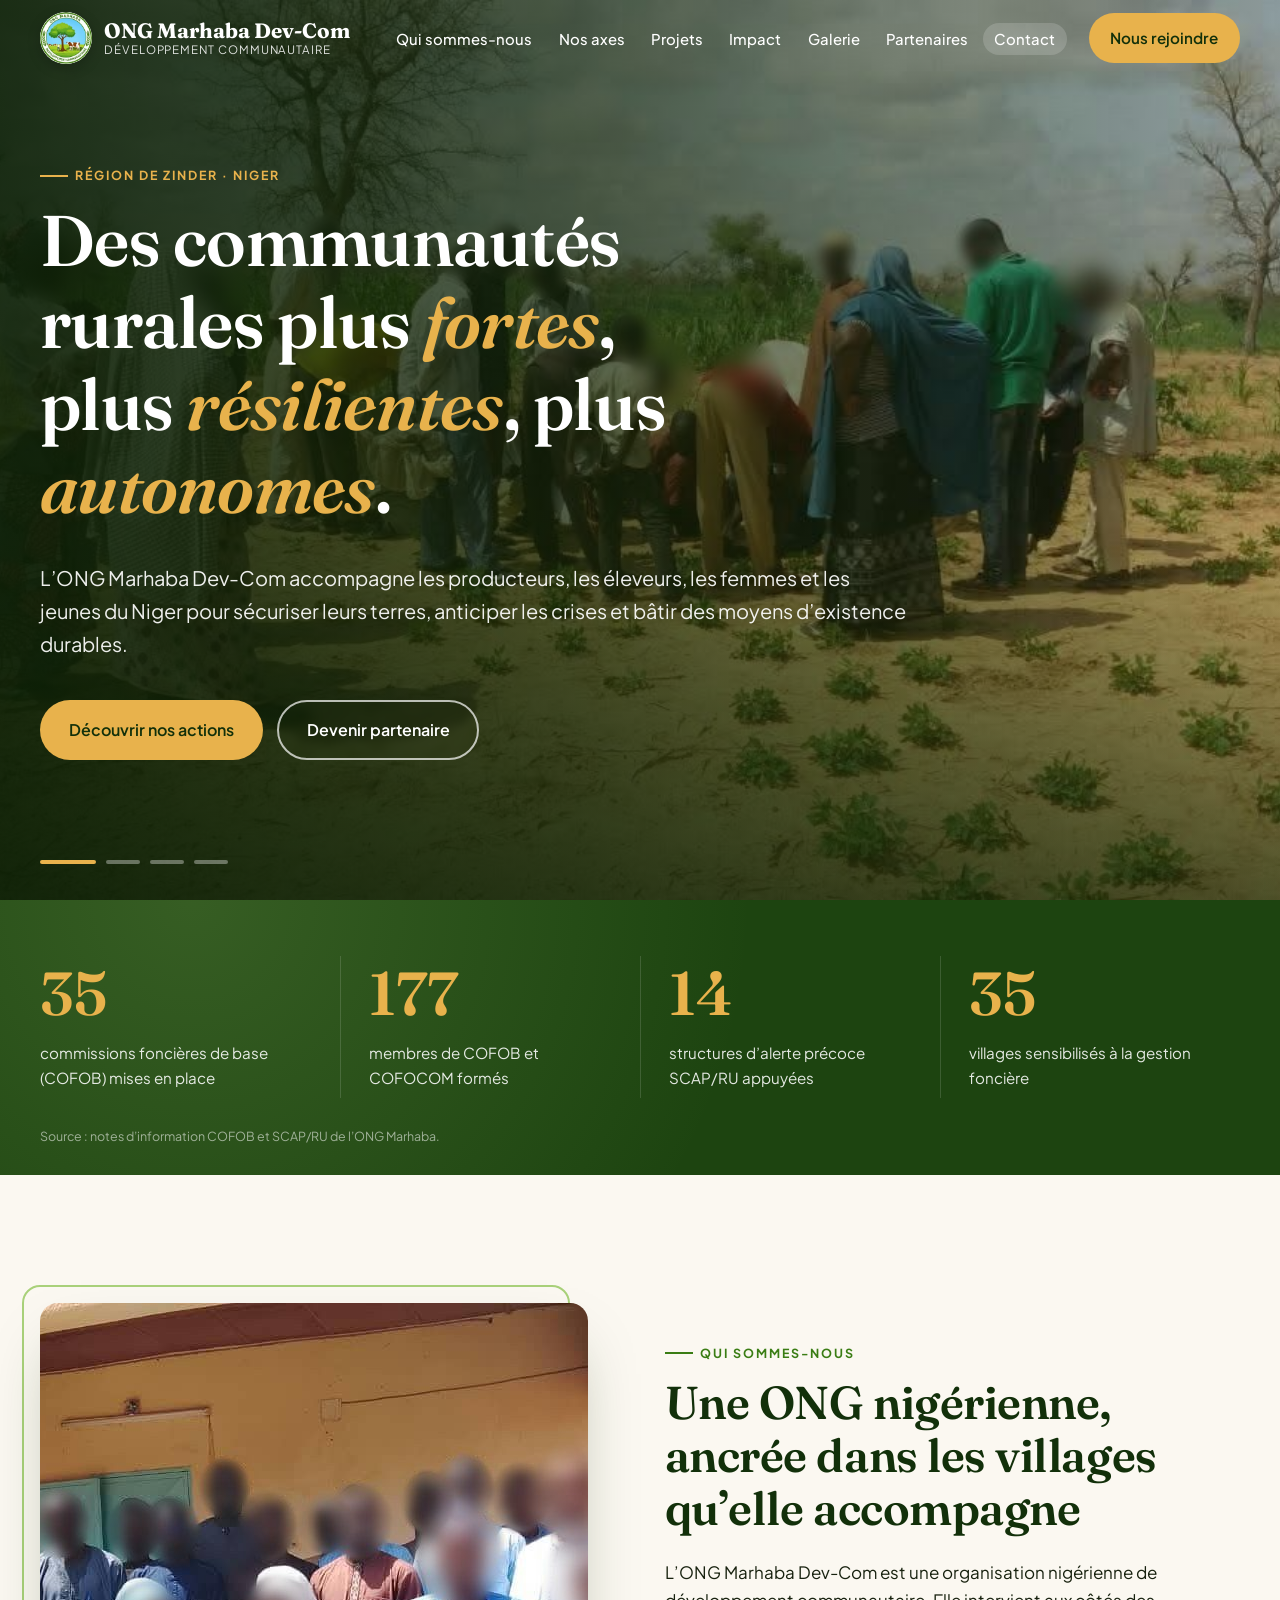
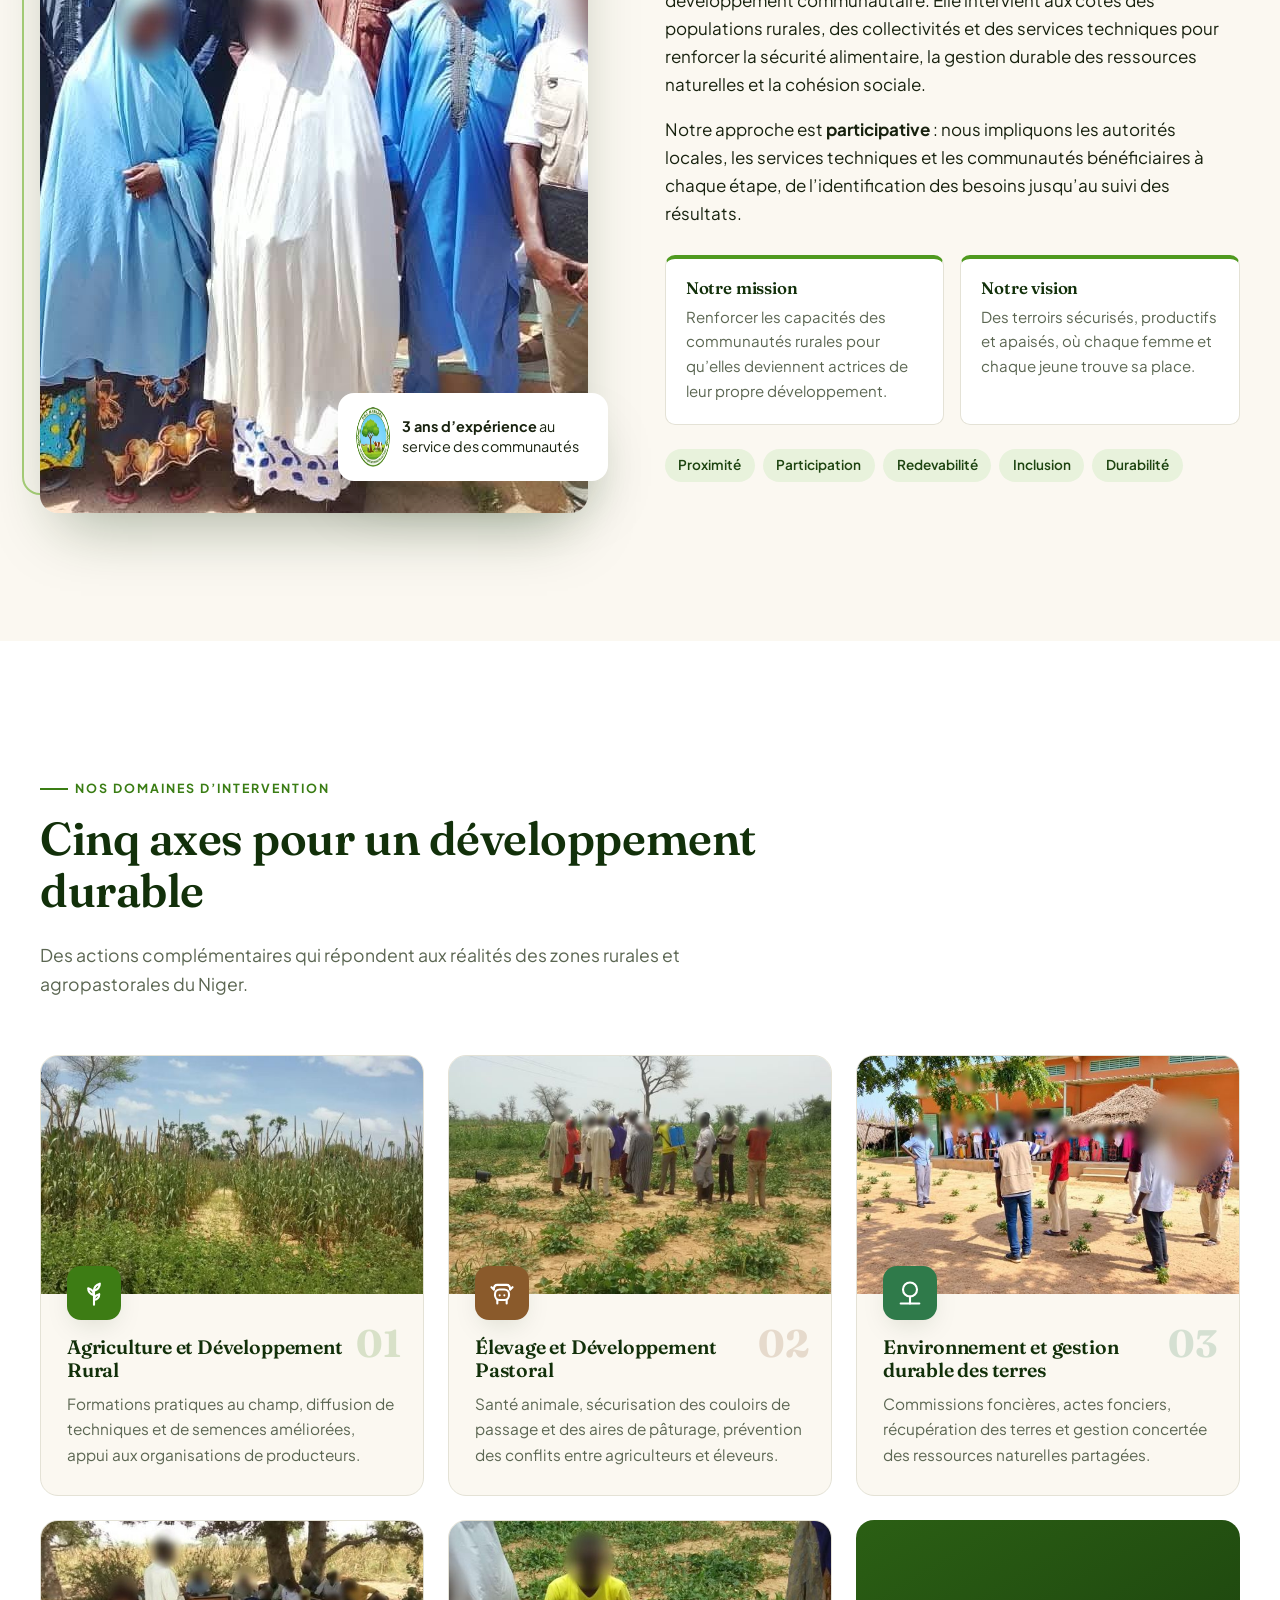
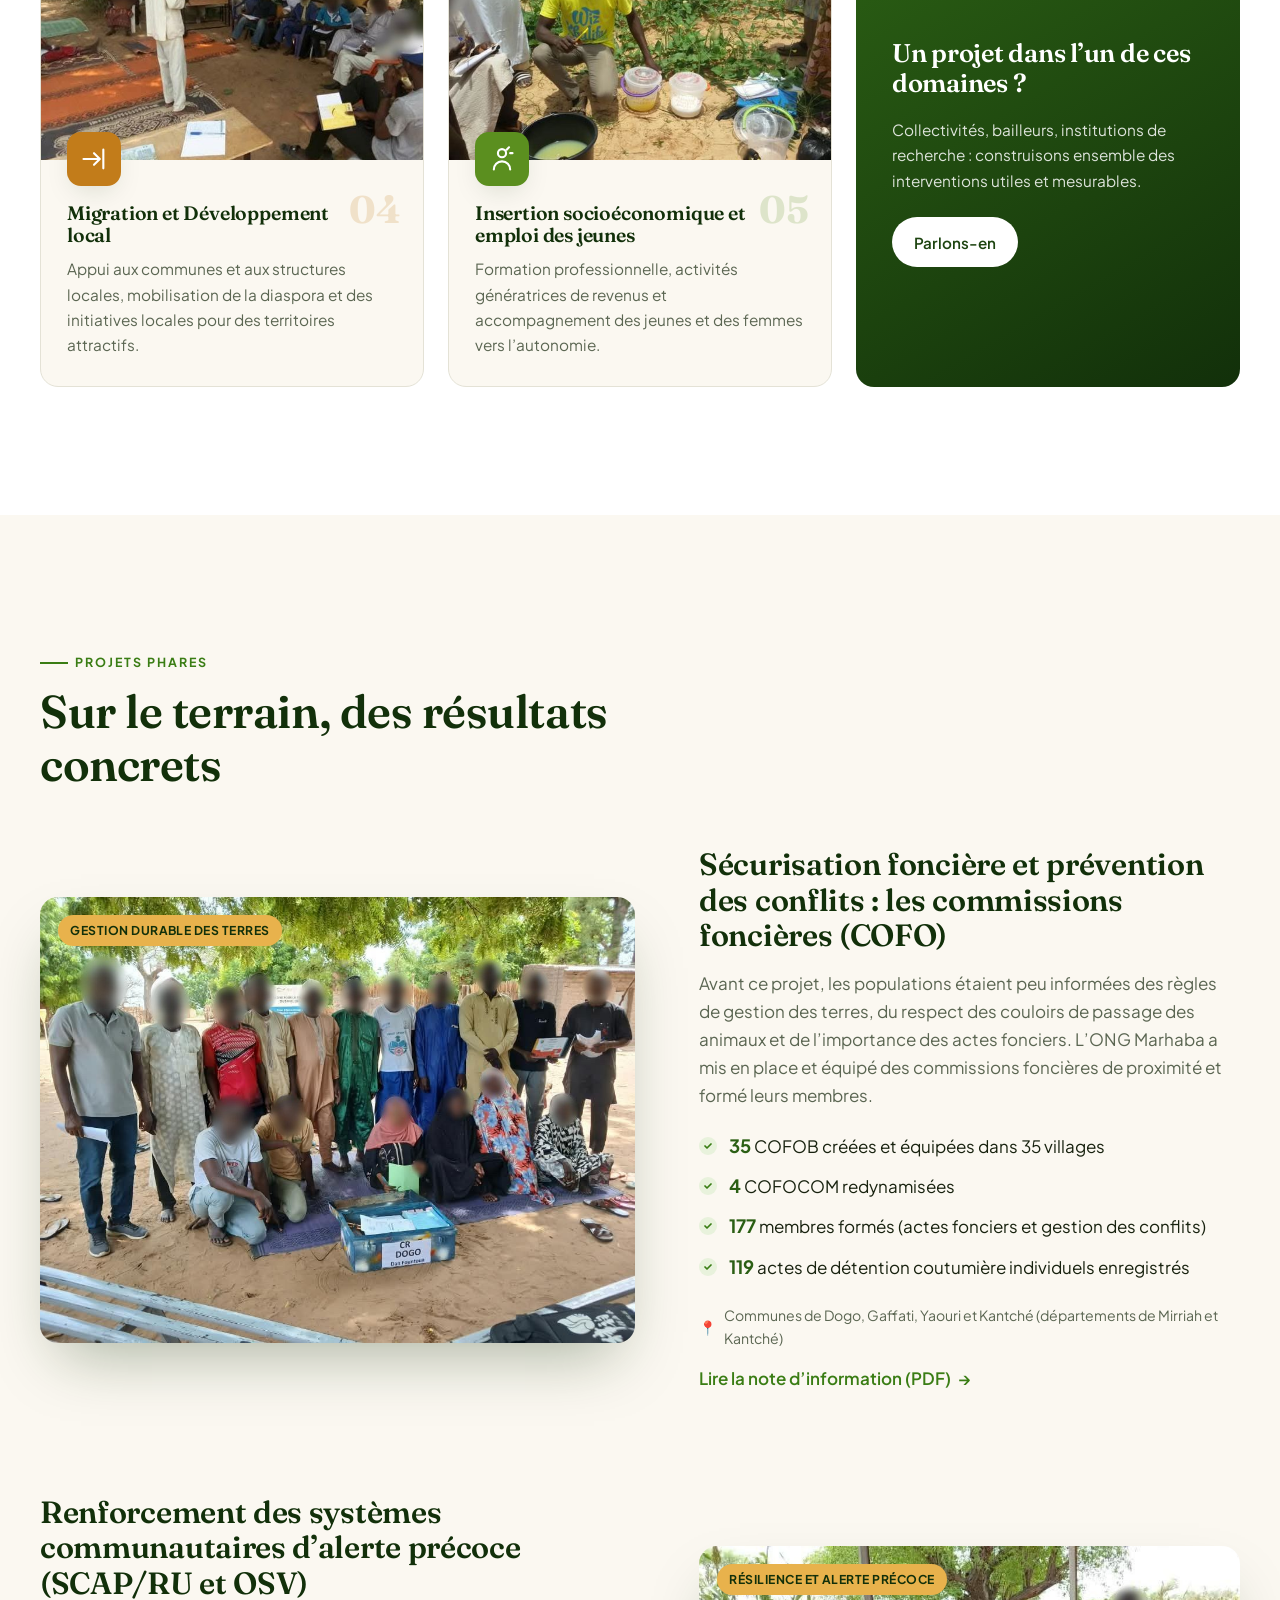
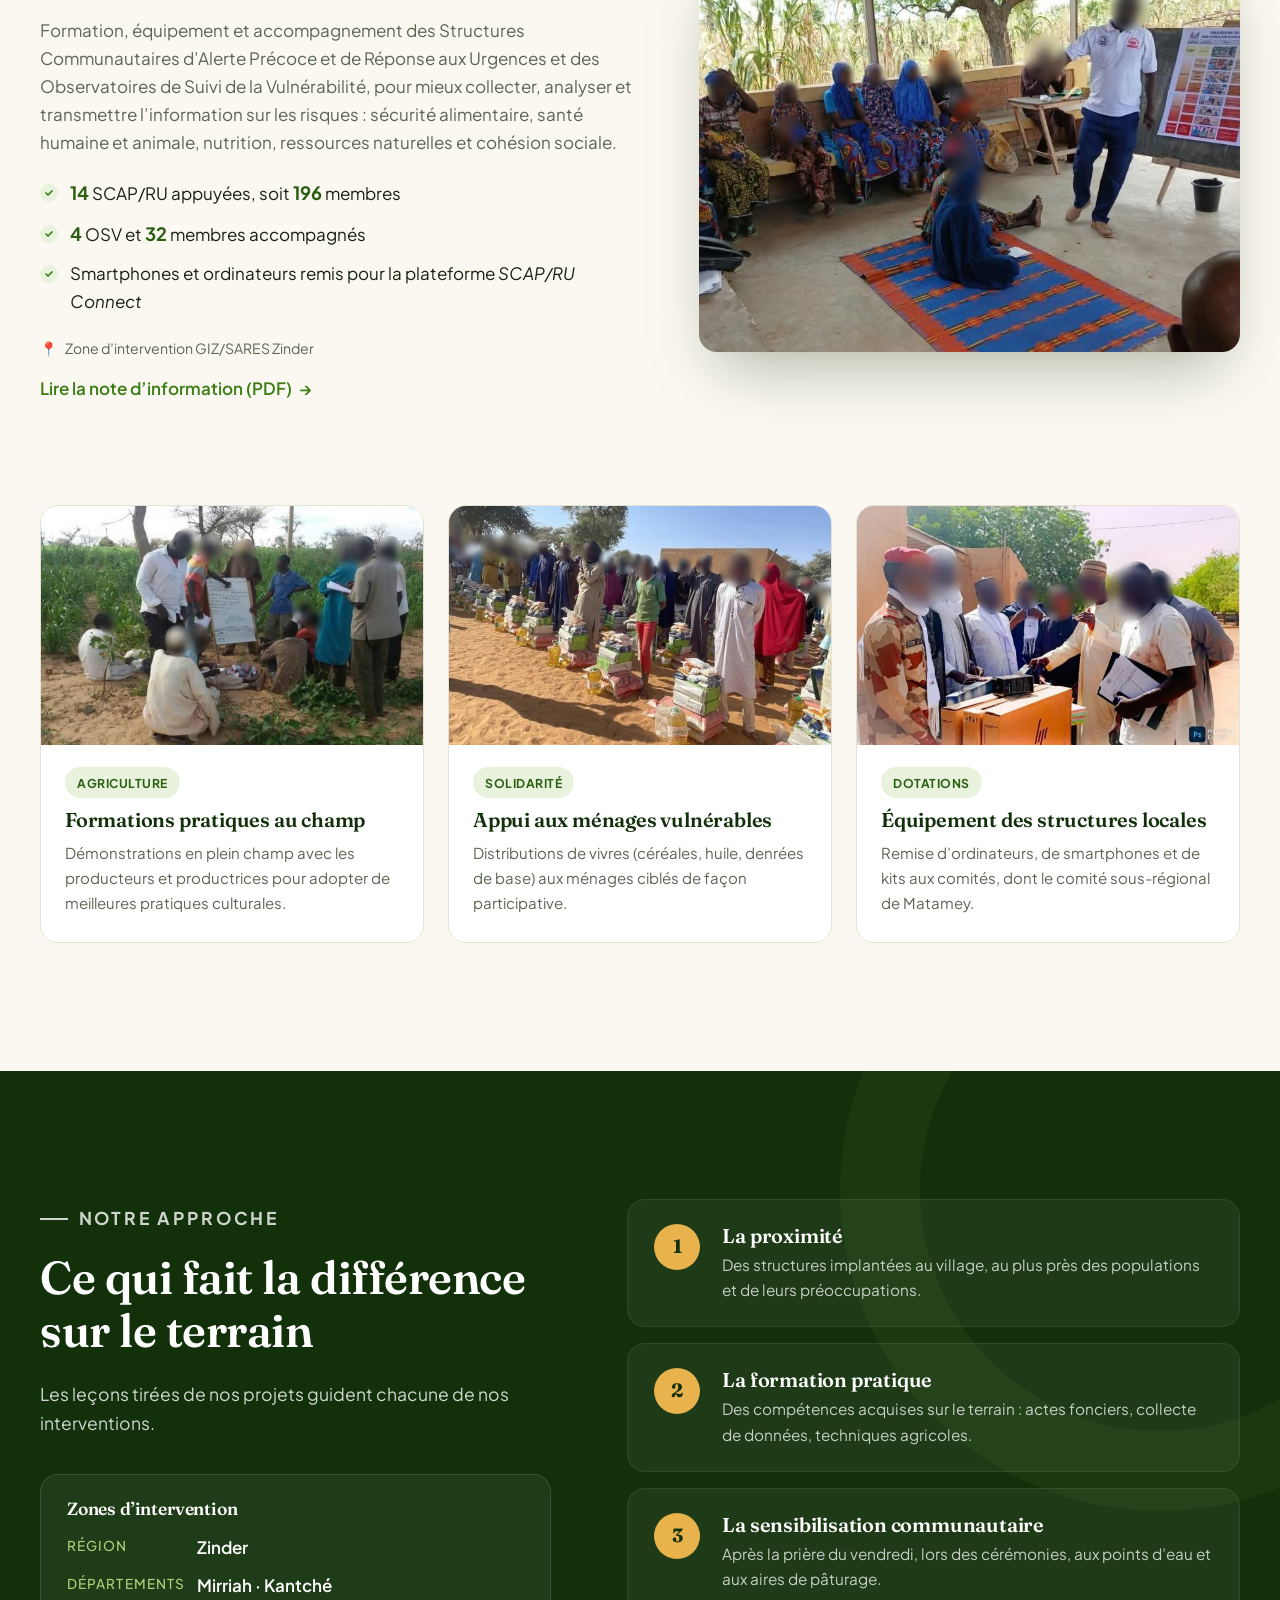
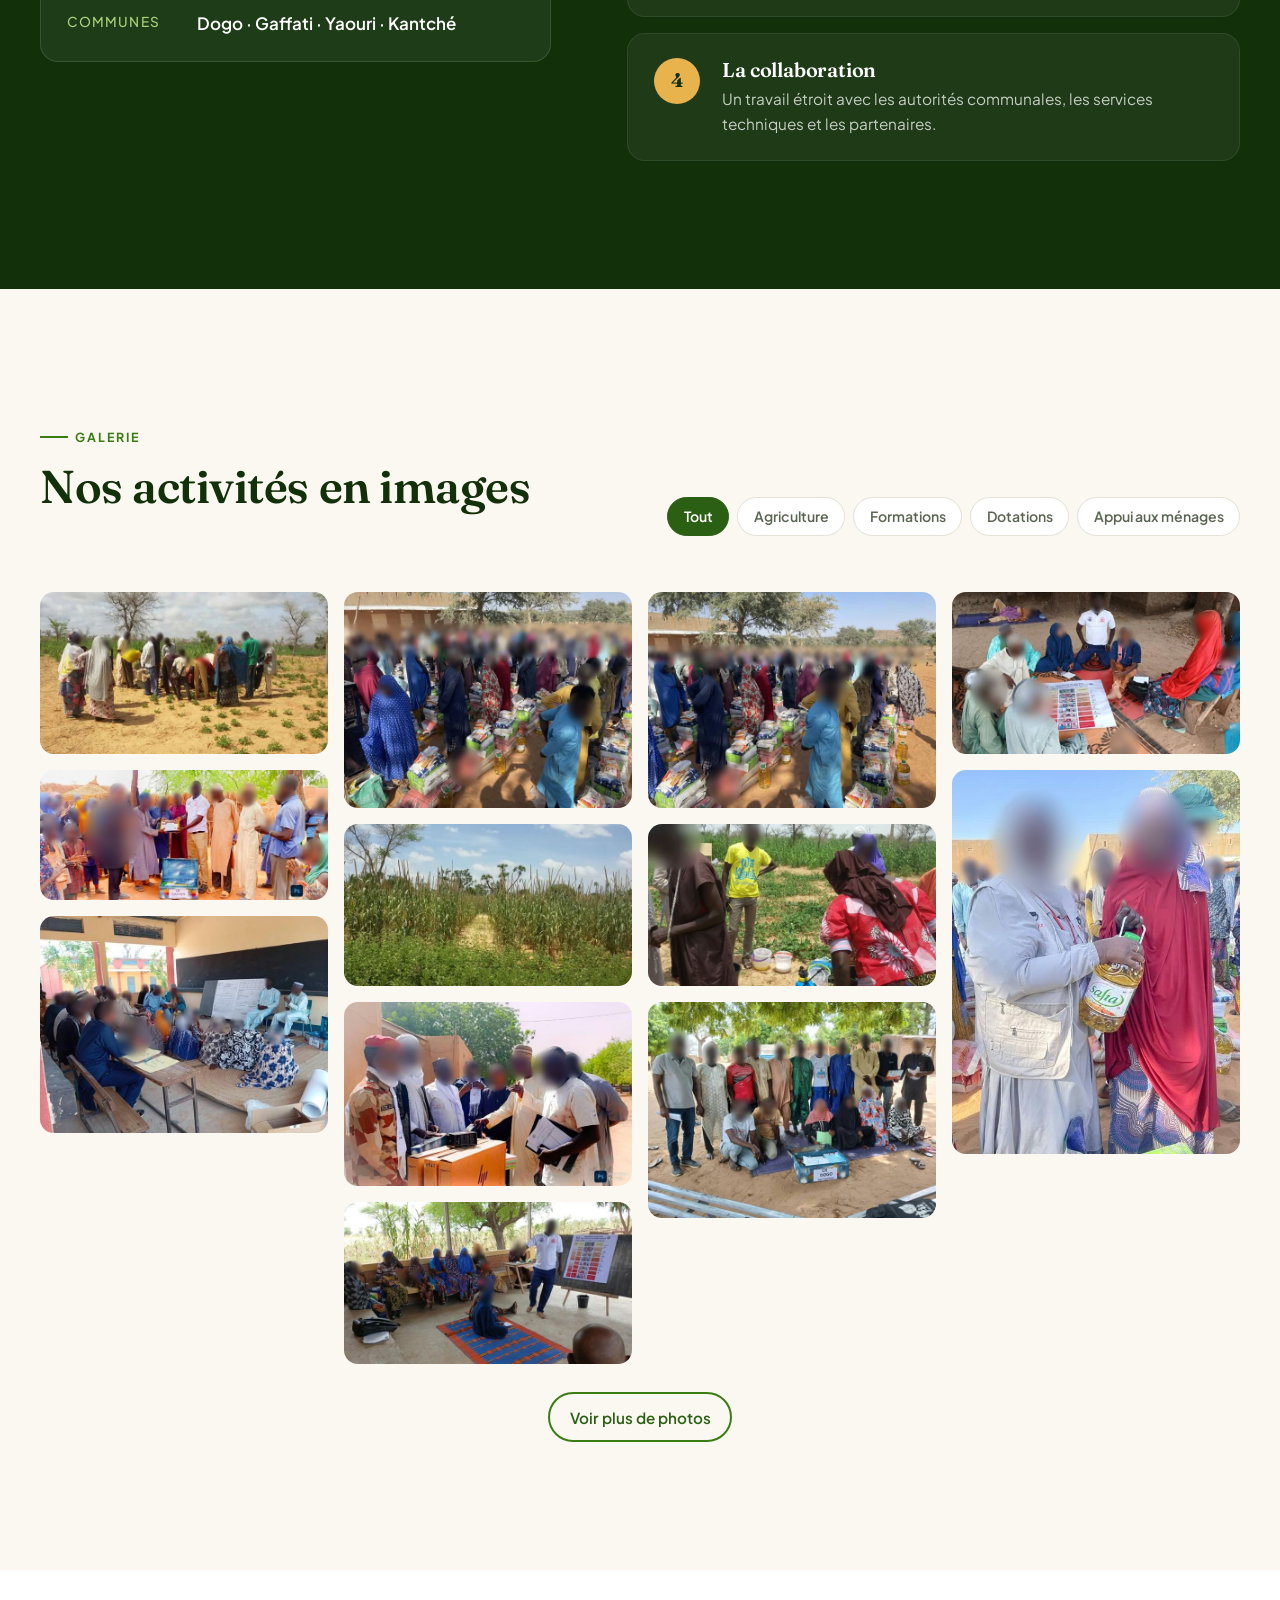
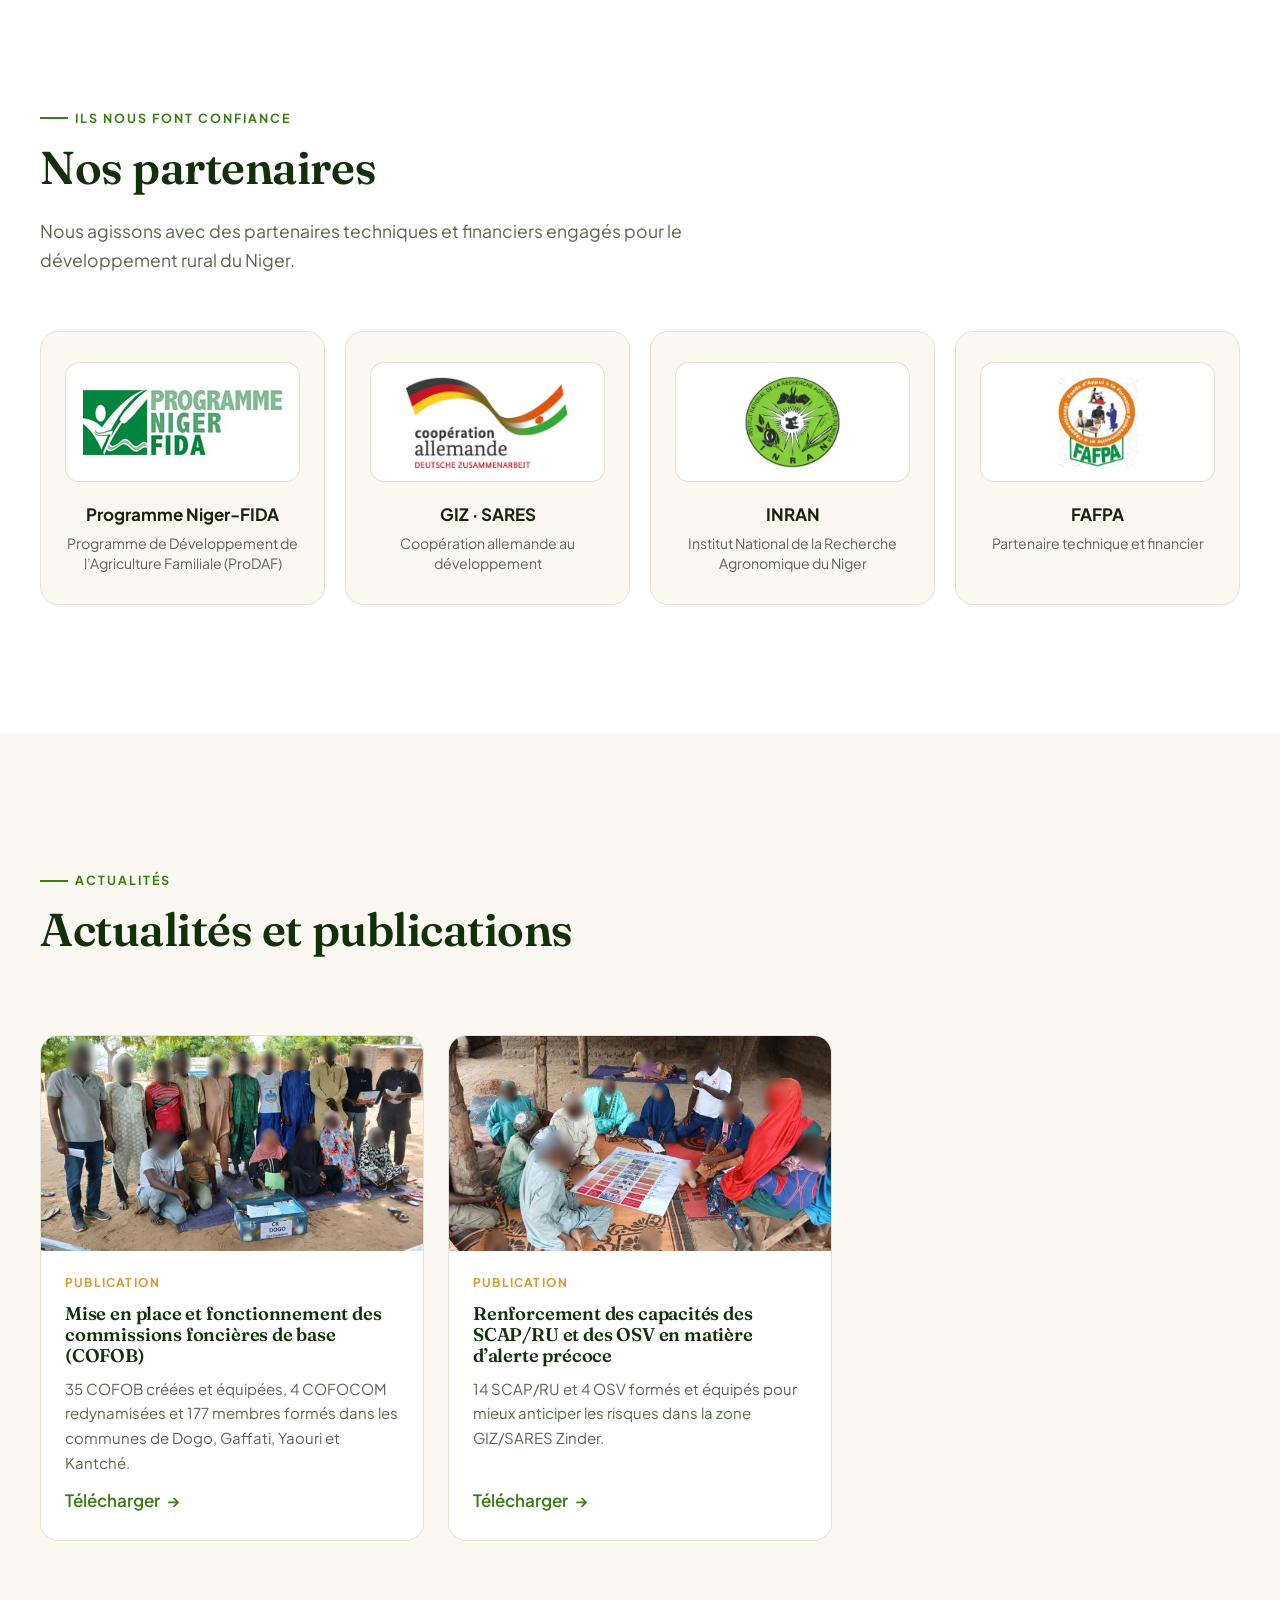
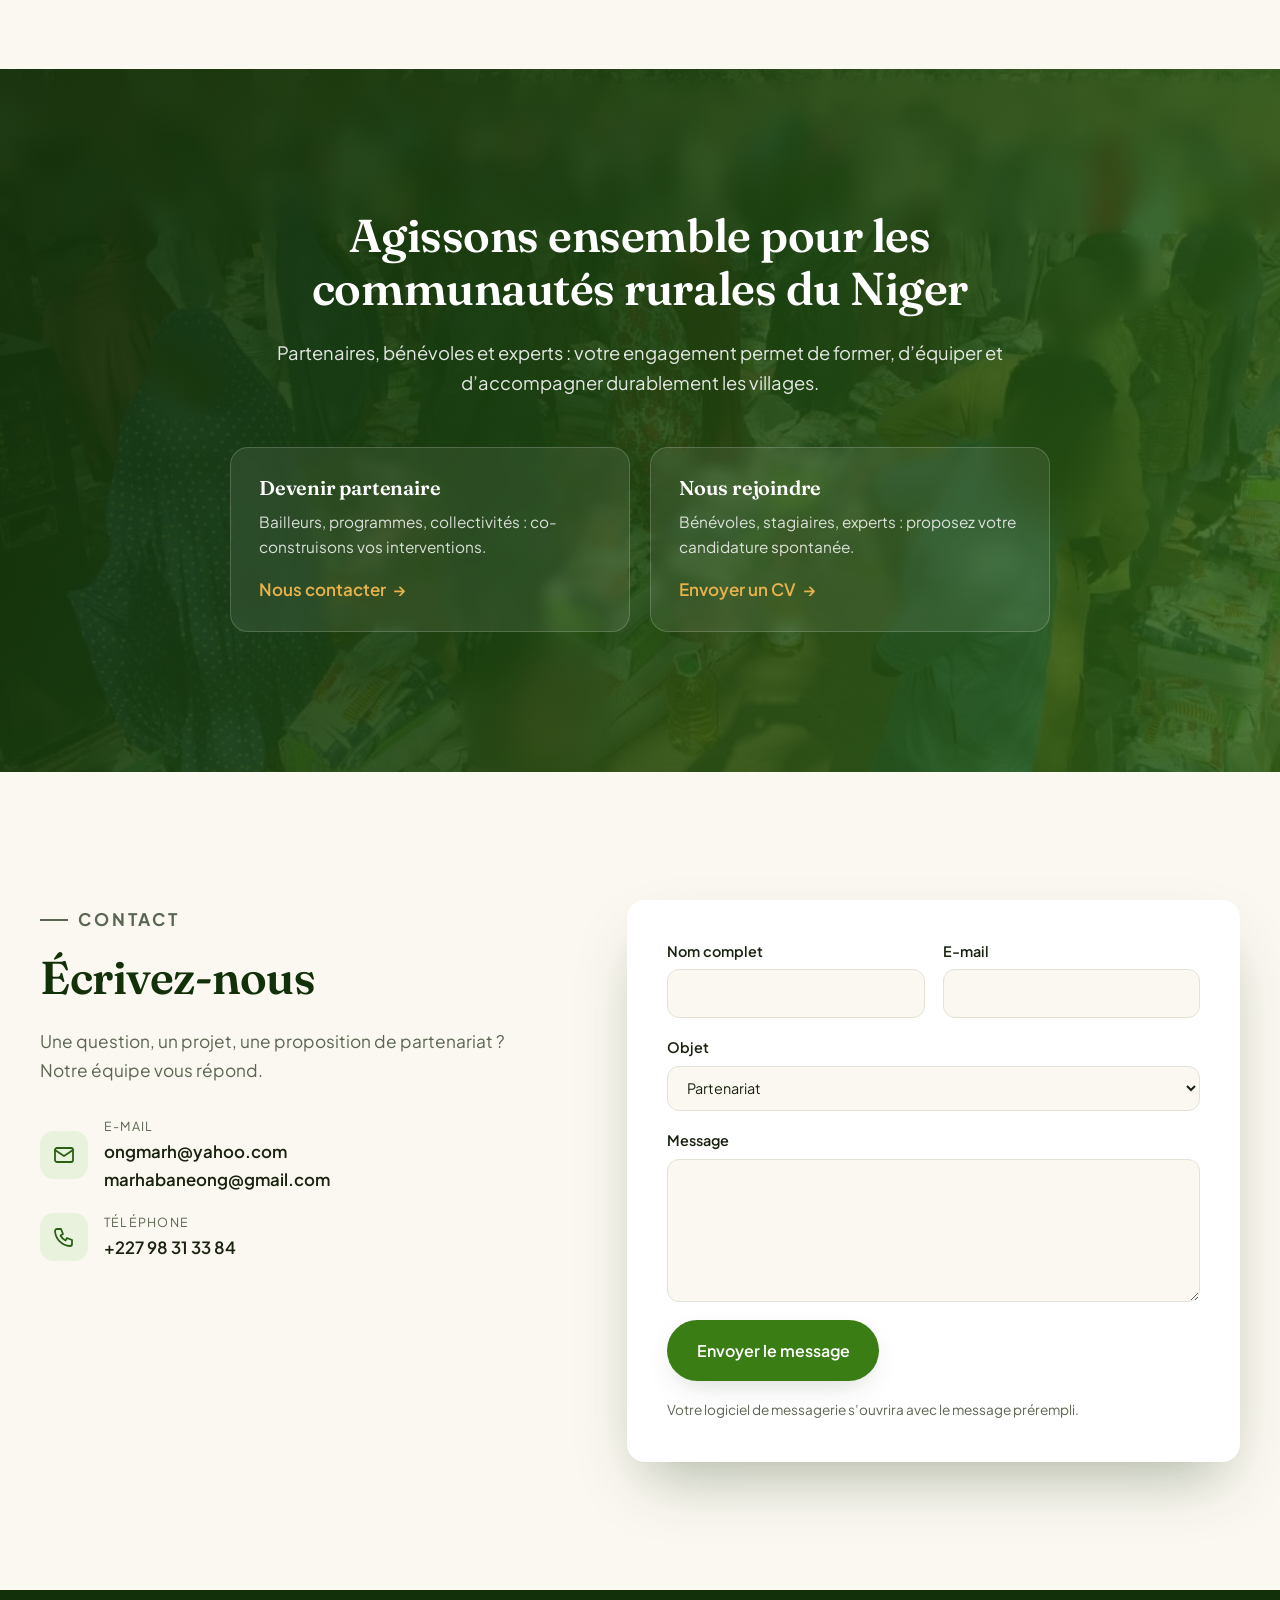
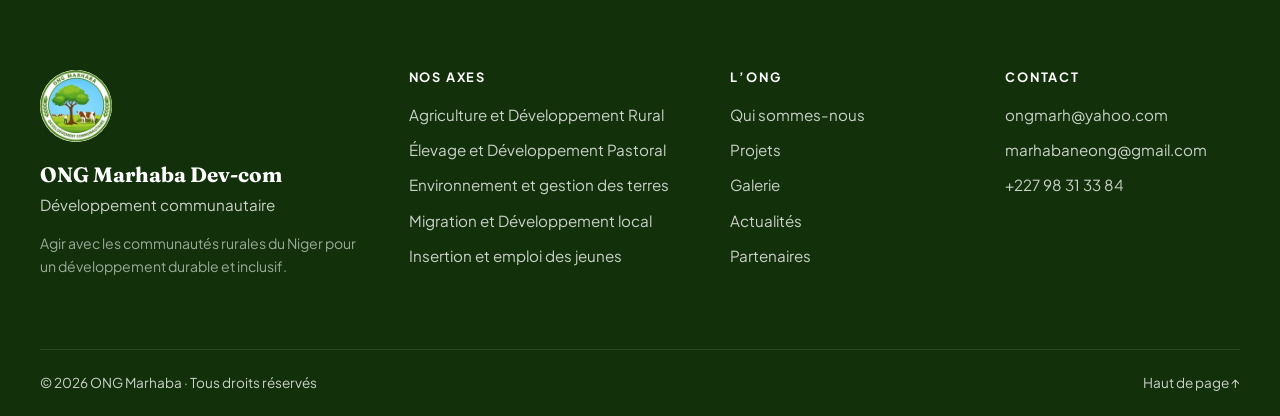
<file: index.html>
<!doctype html>
<html lang="fr" class="no-js">
<head>
  <meta charset="utf-8">
  <meta name="viewport" content="width=device-width, initial-scale=1">
  <title>ONG Marhaba Dev-Com · Développement communautaire au Niger</title>
  <meta name="description" content="ONG Marhaba accompagne les communautés rurales du Niger : agriculture, élevage, environnement et foncier, migration et développement local, insertion socioéconomique des jeunes.">
  <meta name="theme-color" content="#1d4410">
  <meta property="og:type" content="website">
  <meta property="og:title" content="ONG Marhaba · Développement communautaire">
  <meta property="og:description" content="Des communautés rurales plus fortes, plus résilientes et plus autonomes au Niger.">
  <meta property="og:image" content="assets/img/photos/wa0138.jpg">
  <meta property="og:locale" content="fr_FR">
  <link rel="icon" type="image/png" sizes="32x32" href="assets/img/favicon-32.png">
  <link rel="icon" type="image/png" sizes="64x64" href="assets/img/favicon-64.png">
  <link rel="apple-touch-icon" href="assets/img/apple-touch-icon.png">
  <link rel="manifest" href="manifest.webmanifest">
  <meta name="mobile-web-app-capable" content="yes">
  <meta name="apple-mobile-web-app-capable" content="yes">
  <meta name="apple-mobile-web-app-title" content="Marhaba">
  <meta name="apple-mobile-web-app-status-bar-style" content="black-translucent">
  <link rel="preconnect" href="https://fonts.googleapis.com">
  <link rel="preconnect" href="https://fonts.gstatic.com" crossorigin>
  <link href="https://fonts.googleapis.com/css2?family=Fraunces:opsz,wght@9..144,500;9..144,600;9..144,700&family=Plus+Jakarta+Sans:wght@400;500;600;700&display=swap" rel="stylesheet">
  <link rel="stylesheet" href="assets/css/style.css">
  <script type="application/ld+json">
  {
    "@context": "https://schema.org",
    "@type": "NGO",
    "name": "ONG Marhaba",
    "alternateName": "ONG Marhaba Dev-Com Développement Communautaire",
    "email": ["ongmarh@yahoo.com", "marhabaneong@gmail.com"],
    "telephone": "+227 98 31 33 84",
    "logo": "assets/img/logo-512.png",
    "areaServed": "Niger"
  }
  </script>
</head>
<body>
  <a class="skip" href="#contenu">Aller au contenu</a>

  <!-- ============ EN-TÊTE ============ -->
  <header class="header" id="top">
    <div class="container header__inner">
      <a href="#top" class="brand" aria-label="ONG Marhaba, accueil">
        <picture>
          <source srcset="assets/img/logo-160.webp" type="image/webp">
          <img src="assets/img/logo-160.png" alt="" width="52" height="52">
        </picture>
        <span class="brand__text">
          <strong>ONG Marhaba Dev-Com</strong>
          <small>Développement communautaire</small>
        </span>
      </a>

      <nav class="nav" id="nav" aria-label="Navigation principale">
        <ul>
          <li><a href="#apropos">Qui sommes-nous</a></li>
          <li><a href="#axes">Nos axes</a></li>
          <li><a href="#projets">Projets</a></li>
          <li><a href="#impact">Impact</a></li>
          <li><a href="#galerie">Galerie</a></li>
          <li><a href="#partenaires">Partenaires</a></li>
          <li><a href="#contact">Contact</a></li>
        </ul>
        <button class="btn btn--ghost-dark nav__install" id="installBtn" hidden>
          <svg viewBox="0 0 24 24" aria-hidden="true"><path d="M12 3v12m0 0-4-4m4 4 4-4M5 21h14"/></svg>
          Installer l’application
        </button>
        <a href="#soutenir" class="btn btn--accent nav__cta">Nous rejoindre</a>
      </nav>

      <button class="burger" id="burger" aria-label="Ouvrir le menu" aria-expanded="false" aria-controls="nav">
        <span></span><span></span><span></span>
      </button>
    </div>
  </header>

  <main id="contenu">

    <!-- ============ HÉRO ============ -->
    <section class="hero" aria-label="Présentation">
      <div class="hero__slides" aria-hidden="true">
        <div class="hero__slide is-active" style="background-image:url('assets/img/photos/wa0138.jpg')"></div>
        <div class="hero__slide" style="background-image:url('assets/img/photos/wa0140.jpg')"></div>
        <div class="hero__slide" style="background-image:url('assets/img/photos/wa0154.jpg')"></div>
        <div class="hero__slide" style="background-image:url('assets/img/photos/wa0150.jpg')"></div>
      </div>
      <div class="hero__shade"></div>

      <div class="container hero__content">
        <p class="eyebrow eyebrow--light"><span class="dot"></span> Région de Zinder · Niger</p>
        <h1>Des communautés rurales plus <em>fortes</em>, plus <em>résilientes</em>, plus <em>autonomes</em>.</h1>
        <p class="hero__lead">
          L’ONG Marhaba Dev-Com accompagne les producteurs, les éleveurs, les femmes et les jeunes du Niger
          pour sécuriser leurs terres, anticiper les crises et bâtir des moyens d’existence durables.
        </p>
        <div class="hero__actions">
          <a href="#axes" class="btn btn--accent btn--lg">Découvrir nos actions</a>
          <a href="#soutenir" class="btn btn--ghost btn--lg">Devenir partenaire</a>
        </div>
      </div>

      <div class="hero__dots container" role="tablist" aria-label="Photos d’illustration">
        <button class="is-active" aria-label="Photo 1"></button>
        <button aria-label="Photo 2"></button>
        <button aria-label="Photo 3"></button>
        <button aria-label="Photo 4"></button>
      </div>
    </section>

    <!-- ============ CHIFFRES CLÉS ============ -->
    <section class="stats" aria-label="Chiffres clés">
      <div class="container stats__grid" id="statsGrid"></div>
      <p class="container stats__src" id="statsSrc"></p>
    </section>

    <!-- ============ QUI SOMMES-NOUS ============ -->
    <section class="section about" id="apropos">
      <div class="container about__grid">
        <div class="about__media reveal">
          <img src="assets/img/photos/wa0159.jpg" alt="Membres d’une communauté accompagnée par l’ONG Marhaba, réunis devant un bâtiment" loading="lazy" width="1080" height="810">
          <div class="about__badge">
            <picture>
              <source srcset="assets/img/logo-160.webp" type="image/webp">
              <img src="assets/img/logo-160.png" alt="" width="72" height="72" loading="lazy">
            </picture>
            <span><b>3 ans d’expérience</b> au service des communautés</span>
          </div>
        </div>

        <div class="about__text reveal">
          <p class="eyebrow">Qui sommes-nous</p>
          <h2>Une ONG nigérienne, ancrée dans les villages qu’elle accompagne</h2>
          <p>
            L’ONG Marhaba Dev-Com est une organisation nigérienne de développement communautaire.
            Elle intervient aux côtés des populations rurales, des collectivités et des services techniques
            pour renforcer la sécurité alimentaire, la gestion durable des ressources naturelles
            et la cohésion sociale.
          </p>
          <p>
            Notre approche est <strong>participative</strong> : nous impliquons les autorités locales,
            les services techniques et les communautés bénéficiaires à chaque étape, de l’identification
            des besoins jusqu’au suivi des résultats.
          </p>

          <div class="pillars">
            <div class="pillar">
              <h3>Notre mission</h3>
              <p>Renforcer les capacités des communautés rurales pour qu’elles deviennent actrices de leur propre développement.</p>
            </div>
            <div class="pillar">
              <h3>Notre vision</h3>
              <p>Des terroirs sécurisés, productifs et apaisés, où chaque femme et chaque jeune trouve sa place.</p>
            </div>
          </div>

          <ul class="values" aria-label="Nos valeurs">
            <li>Proximité</li>
            <li>Participation</li>
            <li>Redevabilité</li>
            <li>Inclusion</li>
            <li>Durabilité</li>
          </ul>
        </div>
      </div>
    </section>

    <!-- ============ AXES ============ -->
    <section class="section axes" id="axes">
      <div class="container">
        <header class="section__head reveal">
          <p class="eyebrow">Nos domaines d’intervention</p>
          <h2>Cinq axes pour un développement durable</h2>
          <p class="section__lead">Des actions complémentaires qui répondent aux réalités des zones rurales et agropastorales du Niger.</p>
        </header>

        <div class="axes__grid">
          <article class="axis reveal" style="--axis:#3d7c14">
            <div class="axis__img"><img src="assets/img/thumbs/wa0140.jpg" alt="Champ de mil en pleine croissance" loading="lazy"></div>
            <div class="axis__body">
              <span class="axis__num">01</span>
              <div class="axis__icon" aria-hidden="true">
                <svg viewBox="0 0 24 24"><path d="M12 22V10"/><path d="M12 10c0-3 2-5 5-6 0 3-2 5-5 6Z"/><path d="M12 14c0-3-2-5-5-6 0 3 2 5 5 6Z"/><path d="M12 18c0-2.5 2-4.5 4.5-5 0 2.5-2 4.5-4.5 5Z"/></svg>
              </div>
              <h3>Agriculture et Développement Rural</h3>
              <p>Formations pratiques au champ, diffusion de techniques et de semences améliorées, appui aux organisations de producteurs.</p>
            </div>
          </article>

          <article class="axis reveal" style="--axis:#8a5a2b">
            <div class="axis__img"><img src="assets/img/thumbs/wa0142.jpg" alt="Producteurs et éleveurs réunis sur un terrain de démonstration" loading="lazy"></div>
            <div class="axis__body">
              <span class="axis__num">02</span>
              <div class="axis__icon" aria-hidden="true">
                <svg viewBox="0 0 24 24"><path d="M5 9c0-2 1-4 3-4h8c2 0 3 2 3 4"/><path d="M3 7l2 2M21 7l-2 2"/><rect x="6" y="9" width="12" height="9" rx="4"/><path d="M10 14h.01M14 14h.01"/><path d="M8 18v3M16 18v3"/></svg>
              </div>
              <h3>Élevage et Développement Pastoral</h3>
              <p>Santé animale, sécurisation des couloirs de passage et des aires de pâturage, prévention des conflits entre agriculteurs et éleveurs.</p>
            </div>
          </article>

          <article class="axis reveal" style="--axis:#2f7a4a">
            <div class="axis__img"><img src="assets/img/thumbs/wa0161.jpg" alt="Jeunes plants dans une pépinière devant un bâtiment communautaire" loading="lazy"></div>
            <div class="axis__body">
              <span class="axis__num">03</span>
              <div class="axis__icon" aria-hidden="true">
                <svg viewBox="0 0 24 24"><path d="M12 21v-6"/><circle cx="12" cy="9" r="6"/><path d="M4 21h16"/></svg>
              </div>
              <h3>Environnement et gestion durable des terres</h3>
              <p>Commissions foncières, actes fonciers, récupération des terres et gestion concertée des ressources naturelles partagées.</p>
            </div>
          </article>

          <article class="axis reveal" style="--axis:#c27c1a">
            <div class="axis__img"><img src="assets/img/thumbs/wa0162.jpg" alt="Assemblée villageoise réunie à l’ombre d’un arbre" loading="lazy"></div>
            <div class="axis__body">
              <span class="axis__num">04</span>
              <div class="axis__icon" aria-hidden="true">
                <svg viewBox="0 0 24 24"><path d="M3 12h13"/><path d="M12 7l5 5-5 5"/><path d="M20 4v16"/></svg>
              </div>
              <h3>Migration et Développement local</h3>
              <p>Appui aux communes et aux structures locales, mobilisation de la diaspora et des initiatives locales pour des territoires attractifs.</p>
            </div>
          </article>

          <article class="axis reveal" style="--axis:#5b8f1f">
            <div class="axis__img"><img src="assets/img/thumbs/wa0144.jpg" alt="Jeune producteur lors d’une démonstration pratique" loading="lazy"></div>
            <div class="axis__body">
              <span class="axis__num">05</span>
              <div class="axis__icon" aria-hidden="true">
                <svg viewBox="0 0 24 24"><circle cx="12" cy="7" r="3.5"/><path d="M5 21c0-4 3-7 7-7s7 3 7 7"/><path d="M16 4l2-2M19 7h2"/></svg>
              </div>
              <h3>Insertion socioéconomique et emploi des jeunes</h3>
              <p>Formation professionnelle, activités génératrices de revenus et accompagnement des jeunes et des femmes vers l’autonomie.</p>
            </div>
          </article>

          <aside class="axis axis--cta reveal">
            <div class="axis__body">
              <h3>Un projet dans l’un de ces domaines&nbsp;?</h3>
              <p>Collectivités, bailleurs, institutions de recherche : construisons ensemble des interventions utiles et mesurables.</p>
              <a href="#contact" class="btn btn--light">Parlons-en</a>
            </div>
          </aside>
        </div>
      </div>
    </section>

    <!-- ============ PROJETS ============ -->
    <section class="section projects" id="projets">
      <div class="container">
        <header class="section__head reveal">
          <p class="eyebrow">Projets phares</p>
          <h2>Sur le terrain, des résultats concrets</h2>
        </header>

        <article class="project reveal">
          <div class="project__media">
            <img src="assets/img/photos/wa0165.jpg" alt="Membres d’une commission foncière de base posant avec leur kit d’équipement" loading="lazy">
            <span class="tag">Gestion durable des terres</span>
          </div>
          <div class="project__body">
            <h3>Sécurisation foncière et prévention des conflits : les commissions foncières (COFO)</h3>
            <p>
              Avant ce projet, les populations étaient peu informées des règles de gestion des terres, du respect
              des couloirs de passage des animaux et de l’importance des actes fonciers. L’ONG Marhaba a mis en
              place et équipé des commissions foncières de proximité et formé leurs membres.
            </p>
            <ul class="facts">
              <li><b>35</b> COFOB créées et équipées dans 35 villages</li>
              <li><b>4</b> COFOCOM redynamisées</li>
              <li><b>177</b> membres formés (actes fonciers et gestion des conflits)</li>
              <li><b>119</b> actes de détention coutumière individuels enregistrés</li>
            </ul>
            <p class="project__meta">Communes de Dogo, Gaffati, Yaouri et Kantché (départements de Mirriah et Kantché)</p>
            <a class="link-arrow" href="assets/docs/note-information-cofob.pdf" target="_blank" rel="noopener">Lire la note d’information (PDF)</a>
          </div>
        </article>

        <article class="project project--rev reveal">
          <div class="project__media">
            <img src="assets/img/photos/wa0154.jpg" alt="Séance de sensibilisation sur la nutrition des enfants et des femmes, SCAP/RU de Dogo" loading="lazy">
            <span class="tag">Résilience et alerte précoce</span>
          </div>
          <div class="project__body">
            <h3>Renforcement des systèmes communautaires d’alerte précoce (SCAP/RU et OSV)</h3>
            <p>
              Formation, équipement et accompagnement des Structures Communautaires d’Alerte Précoce et de
              Réponse aux Urgences et des Observatoires de Suivi de la Vulnérabilité, pour mieux collecter,
              analyser et transmettre l’information sur les risques : sécurité alimentaire, santé humaine et
              animale, nutrition, ressources naturelles et cohésion sociale.
            </p>
            <ul class="facts">
              <li><b>14</b> SCAP/RU appuyées, soit <b>196</b> membres</li>
              <li><b>4</b> OSV et <b>32</b> membres accompagnés</li>
              <li>Smartphones et ordinateurs remis pour la plateforme <i>SCAP/RU Connect</i></li>
            </ul>
            <p class="project__meta">Zone d’intervention GIZ/SARES Zinder</p>
            <a class="link-arrow" href="assets/docs/note-information-scap-ru.pdf" target="_blank" rel="noopener">Lire la note d’information (PDF)</a>
          </div>
        </article>

        <div class="mini-projects">
          <article class="mini reveal">
            <img src="assets/img/thumbs/wa0139.jpg" alt="Formation pratique au champ" loading="lazy">
            <div>
              <span class="tag tag--soft">Agriculture</span>
              <h3>Formations pratiques au champ</h3>
              <p>Démonstrations en plein champ avec les producteurs et productrices pour adopter de meilleures pratiques culturales.</p>
            </div>
          </article>
          <article class="mini reveal">
            <img src="assets/img/thumbs/wa0177.jpg" alt="Distribution de vivres à des ménages" loading="lazy">
            <div>
              <span class="tag tag--soft">Solidarité</span>
              <h3>Appui aux ménages vulnérables</h3>
              <p>Distributions de vivres (céréales, huile, denrées de base) aux ménages ciblés de façon participative.</p>
            </div>
          </article>
          <article class="mini reveal">
            <img src="assets/img/thumbs/wa0147.jpg" alt="Remise de matériel informatique à un comité sous-régional" loading="lazy">
            <div>
              <span class="tag tag--soft">Dotations</span>
              <h3>Équipement des structures locales</h3>
              <p>Remise d’ordinateurs, de smartphones et de kits aux comités, dont le comité sous-régional de Matamey.</p>
            </div>
          </article>
        </div>
      </div>
    </section>

    <!-- ============ IMPACT / APPROCHE ============ -->
    <section class="section impact" id="impact">
      <div class="container impact__grid">
        <div class="impact__intro reveal">
          <p class="eyebrow eyebrow--light">Notre approche</p>
          <h2>Ce qui fait la différence sur le terrain</h2>
          <p>Les leçons tirées de nos projets guident chacune de nos interventions.</p>
          <div class="zones">
            <h3>Zones d’intervention</h3>
            <ul>
              <li><span>Région</span> Zinder</li>
              <li><span>Départements</span> Mirriah · Kantché</li>
              <li><span>Communes</span> Dogo · Gaffati · Yaouri · Kantché</li>
            </ul>
          </div>
        </div>
        <ol class="steps">
          <li class="reveal">
            <span class="steps__n">1</span>
            <div><h3>La proximité</h3><p>Des structures implantées au village, au plus près des populations et de leurs préoccupations.</p></div>
          </li>
          <li class="reveal">
            <span class="steps__n">2</span>
            <div><h3>La formation pratique</h3><p>Des compétences acquises sur le terrain : actes fonciers, collecte de données, techniques agricoles.</p></div>
          </li>
          <li class="reveal">
            <span class="steps__n">3</span>
            <div><h3>La sensibilisation communautaire</h3><p>Après la prière du vendredi, lors des cérémonies, aux points d’eau et aux aires de pâturage.</p></div>
          </li>
          <li class="reveal">
            <span class="steps__n">4</span>
            <div><h3>La collaboration</h3><p>Un travail étroit avec les autorités communales, les services techniques et les partenaires.</p></div>
          </li>
        </ol>
      </div>
    </section>

    <!-- ============ GALERIE ============ -->
    <section class="section gallery" id="galerie">
      <div class="container">
        <header class="section__head section__head--row reveal">
          <div>
            <p class="eyebrow">Galerie</p>
            <h2>Nos activités en images</h2>
          </div>
          <div class="filters" role="group" aria-label="Filtrer la galerie">
            <button class="is-active" data-filter="all">Tout</button>
            <button data-filter="agri">Agriculture</button>
            <button data-filter="formation">Formations</button>
            <button data-filter="dotation">Dotations</button>
            <button data-filter="appui">Appui aux ménages</button>
          </div>
        </header>
        <div class="masonry" id="masonry"></div>
        <div class="gallery__more">
          <button class="btn btn--outline" id="moreBtn">Voir plus de photos</button>
        </div>
      </div>
    </section>

    <!-- ============ PARTENAIRES ============ -->
    <section class="section partners" id="partenaires">
      <div class="container">
        <header class="section__head reveal">
          <p class="eyebrow">Ils nous font confiance</p>
          <h2>Nos partenaires</h2>
          <p class="section__lead">Nous agissons avec des partenaires techniques et financiers engagés pour le développement rural du Niger.</p>
        </header>
        <div class="partners__grid" id="partnersGrid"></div>
      </div>
    </section>

    <!-- ============ ACTUALITÉS / PUBLICATIONS ============ -->
    <section class="section news" id="actualites">
      <div class="container">
        <header class="section__head section__head--row reveal">
          <div>
            <p class="eyebrow">Actualités</p>
            <h2>Actualités et publications</h2>
          </div>
        </header>
        <div class="news__grid" id="newsGrid"></div>
      </div>
    </section>

    <!-- ============ SOUTENIR ============ -->
    <section class="support" id="soutenir">
      <div class="support__bg" style="background-image:url('assets/img/photos/wa0176.jpg')"></div>
      <div class="container support__inner reveal">
        <h2>Agissons ensemble pour les communautés rurales du Niger</h2>
        <p>Partenaires, bénévoles et experts : votre engagement permet de former, d’équiper et d’accompagner durablement les villages.</p>
        <div class="support__cards">
          <div class="support__card">
            <h3>Devenir partenaire</h3>
            <p>Bailleurs, programmes, collectivités : co-construisons vos interventions.</p>
            <a href="#contact" class="link-arrow link-arrow--light">Nous contacter</a>
          </div>
          <div class="support__card">
            <h3>Nous rejoindre</h3>
            <p>Bénévoles, stagiaires, experts : proposez votre candidature spontanée.</p>
            <a href="mailto:ongmarh@yahoo.com?cc=marhabaneong@gmail.com&amp;subject=Candidature%20spontan%C3%A9e" class="link-arrow link-arrow--light">Envoyer un CV</a>
          </div>
        </div>
      </div>
    </section>

    <!-- ============ CONTACT ============ -->
    <section class="section contact" id="contact">
      <div class="container contact__grid">
        <div class="contact__info reveal">
          <p class="eyebrow">Contact</p>
          <h2>Écrivez-nous</h2>
          <p>Une question, un projet, une proposition de partenariat&nbsp;? Notre équipe vous répond.</p>
          <ul class="contact__list" id="contactList"></ul>
        </div>

        <form class="form reveal" id="contactForm" novalidate>
          <div class="form__row">
            <label>Nom complet<input name="nom" required autocomplete="name"></label>
            <label>E-mail<input name="email" type="email" required autocomplete="email"></label>
          </div>
          <label>Objet
            <select name="objet">
              <option>Partenariat</option>
              <option>Information sur nos projets</option>
                            <option>Candidature</option>
              <option>Autre</option>
            </select>
          </label>
          <label>Message<textarea name="message" rows="5" required></textarea></label>
          <button class="btn btn--primary btn--lg" type="submit">Envoyer le message</button>
          <p class="form__note" id="formNote">Votre logiciel de messagerie s’ouvrira avec le message prérempli.</p>
        </form>
      </div>
    </section>
  </main>

  <!-- ============ PIED DE PAGE ============ -->
  <footer class="footer">
    <div class="container footer__grid">
      <div class="footer__brand">
        <picture>
          <source srcset="assets/img/logo-160.webp" type="image/webp">
          <img src="assets/img/logo-160.png" alt="Logo ONG Marhaba" width="72" height="72" loading="lazy">
        </picture>
        <p><strong>ONG Marhaba Dev-com</strong><br>Développement communautaire</p>
        <p class="footer__small">Agir avec les communautés rurales du Niger pour un développement durable et inclusif.</p>
      </div>
      <div>
        <h4>Nos axes</h4>
        <ul>
          <li><a href="#axes">Agriculture et Développement Rural</a></li>
          <li><a href="#axes">Élevage et Développement Pastoral</a></li>
          <li><a href="#axes">Environnement et gestion des terres</a></li>
          <li><a href="#axes">Migration et Développement local</a></li>
          <li><a href="#axes">Insertion et emploi des jeunes</a></li>
        </ul>
      </div>
      <div>
        <h4>L’ONG</h4>
        <ul>
          <li><a href="#apropos">Qui sommes-nous</a></li>
          <li><a href="#projets">Projets</a></li>
          <li><a href="#galerie">Galerie</a></li>
          <li><a href="#actualites">Actualités</a></li>
          <li><a href="#partenaires">Partenaires</a></li>
        </ul>
      </div>
      <div>
        <h4>Contact</h4>
        <ul id="footerContact"></ul>
      </div>
    </div>
    <div class="container footer__bottom">
      <p>© <span id="year">2026</span> ONG Marhaba · Tous droits réservés</p>
      <a href="#top" class="totop">Haut de page ↑</a>
    </div>
  </footer>

  <!-- Aide à l'installation sur iPhone -->
  <div class="ios-help" id="iosHelp" role="dialog" aria-label="Installer l’application" hidden>
    <div class="ios-help__box">
      <h3>Installer l’application</h3>
      <p>Sur iPhone ou iPad, ouvrez ce site dans Safari, touchez le bouton <b>Partager</b> <span aria-hidden="true">⬆︎</span> puis <b>« Sur l’écran d’accueil »</b>.</p>
      <button class="btn btn--primary">J’ai compris</button>
    </div>
  </div>

  <!-- Visionneuse photo -->
  <div class="lightbox" id="lightbox" role="dialog" aria-modal="true" aria-label="Visionneuse de photos" hidden>
    <button class="lightbox__close" aria-label="Fermer">×</button>
    <button class="lightbox__nav lightbox__prev" aria-label="Photo précédente">‹</button>
    <figure>
      <img id="lbImg" alt="">
      <figcaption id="lbCap"></figcaption>
    </figure>
    <button class="lightbox__nav lightbox__next" aria-label="Photo suivante">›</button>
  </div>

  <script src="assets/js/main.js" defer></script>
</body>
</html>
</file>
<file: assets/css/style.css>
/* =========================================================
   ONG Marhaba · Feuille de style
   Palette tirée du logo : verts feuillage + sable du Sahel
   ========================================================= */
:root {
  --green-900: #12300a;
  --green-800: #1d4410;
  --green-700: #2b5f14;
  --green-600: #3a7d14;
  --green-500: #4f9a1f;
  --green-300: #a9d17a;
  --green-100: #e8f2dc;
  --sand-500: #d99a2b;
  --sand-400: #e8b24c;
  --sand-100: #f8eedb;
  --cream: #fbf8f1;
  --ink: #18220f;
  --muted: #5b6652;
  --line: #e4e2d6;
  --white: #fff;
  --radius: 18px;
  --radius-sm: 10px;
  --shadow: 0 10px 30px -12px rgba(18, 48, 10, .25);
  --shadow-lg: 0 30px 60px -20px rgba(18, 48, 10, .35);
  --font-display: "Fraunces", Georgia, serif;
  --font-body: "Plus Jakarta Sans", system-ui, -apple-system, "Segoe UI", sans-serif;
  --header-h: 76px;
}

*, *::before, *::after { box-sizing: border-box; }
html { scroll-behavior: smooth; scroll-padding-top: var(--header-h); }
body {
  margin: 0;
  font-family: var(--font-body);
  font-size: 17px;
  line-height: 1.65;
  color: var(--ink);
  background: var(--cream);
  -webkit-font-smoothing: antialiased;
  overflow-x: hidden;
}
img { max-width: 100%; display: block; }
a { color: var(--green-600); text-decoration: none; }
a:hover { color: var(--green-800); }
h1, h2, h3, h4 { font-family: var(--font-display); line-height: 1.15; margin: 0 0 .5em; color: var(--green-900); letter-spacing: -.01em; }
h2 { font-size: clamp(1.9rem, 3.6vw, 2.9rem); font-weight: 600; }
h3 { font-size: 1.25rem; font-weight: 600; }
p { margin: 0 0 1em; }
button { font: inherit; cursor: pointer; }

.container { width: min(1200px, 100% - 40px); margin-inline: auto; }
.skip { position: absolute; left: -999px; top: 8px; background: var(--green-800); color: #fff; padding: 8px 14px; border-radius: 8px; z-index: 100; }
.skip:focus { left: 8px; }
:focus-visible { outline: 3px solid var(--sand-400); outline-offset: 3px; border-radius: 4px; }

/* Repères à compléter : visibles mais discrets */
.todo { background: repeating-linear-gradient(45deg, rgba(217,154,43,.16) 0 6px, rgba(217,154,43,.08) 6px 12px); border-radius: 4px; padding: 0 4px; font-weight: 500; }

/* ---------- Boutons ---------- */
.btn {
  display: inline-flex; align-items: center; justify-content: center; gap: .5em;
  padding: .7em 1.3em; border-radius: 999px; border: 2px solid transparent;
  font-weight: 600; font-size: .95rem; transition: transform .2s, background .2s, color .2s, box-shadow .2s;
  white-space: nowrap;
}
.btn:hover { transform: translateY(-2px); }
.btn--lg { padding: .95em 1.7em; font-size: 1rem; }
.btn--primary { background: var(--green-600); color: #fff; box-shadow: var(--shadow); }
.btn--primary:hover { background: var(--green-700); color: #fff; }
.btn--accent { background: var(--sand-400); color: var(--green-900); }
.btn--accent:hover { background: var(--sand-500); color: var(--green-900); }
.btn--ghost { border-color: rgba(255,255,255,.7); color: #fff; backdrop-filter: blur(4px); }
.btn--ghost:hover { background: #fff; color: var(--green-900); }
.btn--outline { border-color: var(--green-600); color: var(--green-700); background: transparent; }
.btn--outline:hover { background: var(--green-600); color: #fff; }
.btn--light { background: #fff; color: var(--green-800); }

.link-arrow { font-weight: 600; display: inline-flex; align-items: center; gap: .4em; color: var(--green-600); }
.link-arrow::after { content: "→"; transition: transform .2s; }
.link-arrow:hover::after { transform: translateX(4px); }
.link-arrow--light { color: var(--sand-400); }
.link-arrow--light:hover { color: #fff; }

.eyebrow {
  display: inline-flex; align-items: center; gap: .6em;
  font-size: .78rem; font-weight: 700; letter-spacing: .16em; text-transform: uppercase;
  color: var(--green-600); margin-bottom: 1em;
}
.eyebrow::before { content: ""; width: 28px; height: 2px; background: currentColor; }
.eyebrow--light { color: var(--sand-400); }
.eyebrow .dot { display: none; }

/* ---------- En-tête ---------- */
.header {
  position: fixed; inset: 0 0 auto; z-index: 50; height: var(--header-h);
  transition: background .3s, box-shadow .3s, height .3s;
}
.header__inner { height: 100%; display: flex; align-items: center; justify-content: space-between; gap: 24px; }
.header.is-scrolled { background: rgba(251, 248, 241, .94); backdrop-filter: blur(12px); box-shadow: 0 1px 0 var(--line); --header-h: 68px; }

.brand { display: flex; align-items: center; gap: 12px; color: #fff; flex-shrink: 0; }
.brand img { width: 52px; height: 52px; border-radius: 50%; background: #fff; box-shadow: 0 4px 14px rgba(0,0,0,.2); }
.brand__text { display: flex; flex-direction: column; line-height: 1.15; }
.brand__text strong { font-family: var(--font-display); font-size: 1.3rem; font-weight: 700; }
.brand__text small { font-size: .72rem; letter-spacing: .08em; text-transform: uppercase; opacity: .85; }
.header.is-scrolled .brand { color: var(--green-900); }

.nav { display: flex; align-items: center; gap: 22px; }
.nav ul { display: flex; gap: 4px; list-style: none; margin: 0; padding: 0; }
.nav ul a {
  color: #fff; font-weight: 500; font-size: .93rem; padding: .45em .75em; border-radius: 999px; transition: background .2s, color .2s;
}
.nav ul a:hover, .nav ul a.is-current { background: rgba(255,255,255,.16); }
.header.is-scrolled .nav ul a { color: var(--ink); }
.header.is-scrolled .nav ul a:hover, .header.is-scrolled .nav ul a.is-current { background: var(--green-100); color: var(--green-800); }

.burger { display: none; width: 46px; height: 46px; border: 0; border-radius: 12px; background: rgba(255,255,255,.15); position: relative; }
.burger span { position: absolute; left: 12px; right: 12px; height: 2px; background: #fff; transition: transform .3s, opacity .3s, top .3s; }
.burger span:nth-child(1) { top: 16px; } .burger span:nth-child(2) { top: 22px; } .burger span:nth-child(3) { top: 28px; }
.header.is-scrolled .burger { background: var(--green-100); }
.header.is-scrolled .burger span { background: var(--green-800); }
.menu-open .burger span:nth-child(1) { top: 22px; transform: rotate(45deg); }
.menu-open .burger span:nth-child(2) { opacity: 0; }
.menu-open .burger span:nth-child(3) { top: 22px; transform: rotate(-45deg); }

/* ---------- Héro ---------- */
.hero { position: relative; min-height: 100svh; display: flex; align-items: center; color: #fff; overflow: hidden; background: var(--green-900); }
.hero__slides, .hero__slide, .hero__shade { position: absolute; inset: 0; }
.hero__slide { background-size: cover; background-position: center; opacity: 0; transform: scale(1.08); transition: opacity 1.4s ease, transform 7s ease; }
.hero__slide.is-active { opacity: 1; transform: scale(1); }
.hero__shade {
  background:
    linear-gradient(90deg, rgba(12, 32, 6, .92) 0%, rgba(12, 32, 6, .7) 45%, rgba(12, 32, 6, .25) 100%),
    linear-gradient(0deg, rgba(12, 32, 6, .6), transparent 40%);
}
.hero__content { position: relative; padding: calc(var(--header-h) + 60px) 0 120px; max-width: 1200px; }
.hero h1 {
  color: #fff; font-size: clamp(2.3rem, 5.6vw, 4.6rem); font-weight: 600; max-width: 15ch; margin-bottom: .45em;
}
.hero h1 em { font-style: italic; color: var(--sand-400); }
.hero__lead { font-size: clamp(1.05rem, 1.6vw, 1.25rem); max-width: 58ch; opacity: .92; margin-bottom: 2em; }
.hero__actions { display: flex; flex-wrap: wrap; gap: 14px; }
.hero__dots { position: absolute; left: 0; right: 0; bottom: 36px; display: flex; gap: 10px; }
.hero__dots button { width: 34px; height: 4px; border: 0; border-radius: 4px; background: rgba(255,255,255,.35); padding: 0; transition: background .3s, width .3s; }
.hero__dots button.is-active { background: var(--sand-400); width: 56px; }

/* ---------- Chiffres ---------- */
.stats { background: var(--green-800); color: #fff; padding: 56px 0 28px; position: relative; }
.stats::before { content: ""; position: absolute; inset: 0; background: radial-gradient(circle at 15% 0%, rgba(169,209,122,.18), transparent 50%); pointer-events: none; }
.stats__grid { display: grid; grid-template-columns: repeat(4, 1fr); gap: 0; position: relative; }
.stat { padding: 8px 28px; border-left: 1px solid rgba(255,255,255,.14); }
.stat:first-child { border-left: 0; padding-left: 0; }
.stat__num { display: block; font-family: var(--font-display); font-size: clamp(2.6rem, 5vw, 3.8rem); font-weight: 600; color: var(--sand-400); line-height: 1; margin-bottom: .25em; }
.stat__label { font-size: .95rem; opacity: .88; display: block; max-width: 24ch; }
.stats__src { font-size: .78rem; opacity: .55; margin: 28px auto 0; position: relative; }

/* ---------- Sections ---------- */
.section { padding: clamp(72px, 10vw, 130px) 0; }
.section__head { max-width: 720px; margin-bottom: 56px; }
.section__head--row { max-width: none; display: flex; justify-content: space-between; align-items: flex-end; gap: 24px; flex-wrap: wrap; }
.section__lead { font-size: 1.1rem; color: var(--muted); }

/* ---------- À propos ---------- */
.about__grid { display: grid; grid-template-columns: 1fr 1.05fr; gap: clamp(40px, 6vw, 90px); align-items: center; }
.about__media { position: relative; }
.about__media > img { border-radius: var(--radius); box-shadow: var(--shadow-lg); aspect-ratio: 4/5; object-fit: cover; width: 100%; }
.about__media::before { content: ""; position: absolute; inset: -18px 18px 18px -18px; border: 2px solid var(--green-300); border-radius: var(--radius); z-index: -1; }
.about__badge {
  position: absolute; right: -20px; bottom: 32px; background: #fff; border-radius: 16px; padding: 14px 18px;
  display: flex; align-items: center; gap: 12px; box-shadow: var(--shadow-lg); max-width: 270px; font-size: .9rem; line-height: 1.35;
}
.about__badge img { width: 60px; height: 60px; border-radius: 50%; flex-shrink: 0; }
.pillars { display: grid; grid-template-columns: 1fr 1fr; gap: 16px; margin: 28px 0 24px; }
.pillar { background: #fff; border: 1px solid var(--line); border-radius: var(--radius-sm); padding: 20px; border-top: 4px solid var(--green-500); }
.pillar h3 { font-size: 1.05rem; margin-bottom: .35em; }
.pillar p { font-size: .94rem; color: var(--muted); margin: 0; }
.values { display: flex; flex-wrap: wrap; gap: 8px; list-style: none; padding: 0; margin: 0; }
.values li { background: var(--green-100); color: var(--green-800); font-weight: 600; font-size: .85rem; padding: .4em 1em; border-radius: 999px; }

/* ---------- Axes ---------- */
.axes { background: #fff; }
.axes__grid { display: grid; grid-template-columns: repeat(3, 1fr); gap: 24px; }
.axis {
  background: var(--cream); border-radius: var(--radius); overflow: hidden; display: flex; flex-direction: column;
  border: 1px solid var(--line); transition: transform .35s, box-shadow .35s;
}
.axis:hover { transform: translateY(-6px); box-shadow: var(--shadow-lg); }
.axis__img { aspect-ratio: 16/10; overflow: hidden; }
.axis__img img { width: 100%; height: 100%; object-fit: cover; transition: transform .6s; }
.axis:hover .axis__img img { transform: scale(1.06); }
.axis__body { padding: 26px 26px 28px; position: relative; flex: 1; }
.axis__num { position: absolute; right: 22px; top: 18px; font-family: var(--font-display); font-size: 2.4rem; color: var(--axis); opacity: .18; font-weight: 700; }
.axis__icon { width: 54px; height: 54px; border-radius: 14px; background: var(--axis); display: grid; place-items: center; margin: -54px 0 16px; box-shadow: var(--shadow); position: relative; }
.axis__icon svg { width: 28px; height: 28px; fill: none; stroke: #fff; stroke-width: 1.8; stroke-linecap: round; stroke-linejoin: round; }
.axis h3 { font-size: 1.22rem; padding-right: 48px; }
.axis--cta h3 { padding-right: 0; }
.axis p { color: var(--muted); font-size: .96rem; margin: 0; }
.axis--cta { background: linear-gradient(150deg, var(--green-700), var(--green-900)); color: #fff; border: 0; justify-content: center; }
.axis--cta .axis__body { display: flex; flex-direction: column; justify-content: center; gap: 6px; padding: 36px; }
.axis--cta h3 { color: #fff; font-size: 1.6rem; }
.axis--cta p { color: rgba(255,255,255,.85); margin-bottom: 18px; }
.axis--cta .btn { align-self: flex-start; }

/* ---------- Projets ---------- */
.project { display: grid; grid-template-columns: 1.1fr 1fr; gap: clamp(32px, 5vw, 72px); align-items: center; margin-bottom: clamp(64px, 8vw, 110px); }
.project--rev .project__media { order: 2; }
.project__media { position: relative; }
.project__media img { border-radius: var(--radius); aspect-ratio: 4/3; object-fit: cover; width: 100%; box-shadow: var(--shadow-lg); }
.tag { display: inline-block; background: var(--sand-400); color: var(--green-900); font-size: .76rem; font-weight: 700; letter-spacing: .04em; text-transform: uppercase; padding: .45em 1em; border-radius: 999px; }
.project__media .tag { position: absolute; left: 18px; top: 18px; }
.tag--soft { background: var(--green-100); color: var(--green-700); margin-bottom: 10px; }
.project h3 { font-size: clamp(1.5rem, 2.4vw, 2rem); }
.project p { color: var(--muted); }
.facts { list-style: none; padding: 0; margin: 22px 0; display: grid; gap: 10px; }
.facts li { padding-left: 30px; position: relative; }
.facts li::before { content: ""; position: absolute; left: 0; top: .35em; width: 18px; height: 18px; border-radius: 50%; background: var(--green-100) url("data:image/svg+xml,%3Csvg xmlns='http://www.w3.org/2000/svg' viewBox='0 0 24 24' fill='none' stroke='%233a7d14' stroke-width='3.5' stroke-linecap='round' stroke-linejoin='round'%3E%3Cpath d='m6 12 4 4 8-8'/%3E%3C/svg%3E") center/12px no-repeat; }
.facts b { color: var(--green-700); font-size: 1.08em; }
.project__meta { font-size: .88rem; display: flex; gap: .5em; align-items: center; }
.project__meta::before { content: "📍"; }

.mini-projects { display: grid; grid-template-columns: repeat(3, 1fr); gap: 24px; }
.mini { background: #fff; border-radius: var(--radius); overflow: hidden; border: 1px solid var(--line); transition: transform .3s, box-shadow .3s; }
.mini:hover { transform: translateY(-4px); box-shadow: var(--shadow); }
.mini img { aspect-ratio: 16/10; object-fit: cover; width: 100%; }
.mini > div { padding: 22px 24px 26px; }
.mini p { color: var(--muted); font-size: .94rem; margin: 0; }

/* ---------- Impact / approche ---------- */
.impact { background: var(--green-900); color: #fff; position: relative; overflow: hidden; }
.impact::after { content: ""; position: absolute; width: 640px; height: 640px; right: -200px; top: -200px; border-radius: 50%; border: 80px solid rgba(169, 209, 122, .05); }
.impact h2, .impact h3 { color: #fff; }
.impact__grid { display: grid; grid-template-columns: 1fr 1.2fr; gap: clamp(40px, 6vw, 90px); position: relative; z-index: 1; }
.impact__intro > p { color: rgba(255,255,255,.8); font-size: 1.1rem; }
.zones { margin-top: 36px; background: rgba(255,255,255,.06); border: 1px solid rgba(255,255,255,.12); border-radius: var(--radius); padding: 24px 26px; }
.zones h3 { font-size: 1.1rem; margin-bottom: 14px; }
.zones ul { list-style: none; margin: 0; padding: 0; display: grid; gap: 10px; }
.zones li { display: grid; grid-template-columns: 120px 1fr; gap: 10px; font-weight: 600; }
.zones span { color: var(--green-300); font-weight: 500; font-size: .85rem; text-transform: uppercase; letter-spacing: .08em; padding-top: 2px; }
.steps { list-style: none; margin: 0; padding: 0; display: grid; gap: 16px; }
.steps li { display: flex; gap: 22px; align-items: flex-start; background: rgba(255,255,255,.05); border-radius: var(--radius); padding: 24px 26px; border: 1px solid rgba(255,255,255,.08); transition: background .3s; }
.steps li:hover { background: rgba(255,255,255,.09); }
.steps__n { flex-shrink: 0; width: 46px; height: 46px; border-radius: 50%; background: var(--sand-400); color: var(--green-900); display: grid; place-items: center; font-family: var(--font-display); font-weight: 700; font-size: 1.2rem; }
.steps p { color: rgba(255,255,255,.75); margin: 0; font-size: .96rem; }
.steps h3 { margin-bottom: .25em; }

/* ---------- Galerie ---------- */
.filters { display: flex; flex-wrap: wrap; gap: 8px; }
.filters button { border: 1px solid var(--line); background: #fff; padding: .5em 1.1em; border-radius: 999px; font-size: .88rem; font-weight: 600; color: var(--muted); transition: all .2s; }
.filters button:hover { border-color: var(--green-500); color: var(--green-700); }
.filters button.is-active { background: var(--green-700); color: #fff; border-color: var(--green-700); }
.masonry { columns: 4 240px; column-gap: 16px; }
.masonry figure { margin: 0 0 16px; break-inside: avoid; border-radius: 14px; overflow: hidden; position: relative; cursor: zoom-in; background: var(--green-100); animation: fadeIn .5s ease both; }
.masonry img { width: 100%; height: auto; transition: transform .5s; }
.masonry figure:hover img { transform: scale(1.05); }
.masonry figcaption { position: absolute; inset: auto 0 0; padding: 30px 14px 12px; color: #fff; font-size: .85rem; line-height: 1.35; background: linear-gradient(transparent, rgba(10, 28, 5, .85)); opacity: 0; transform: translateY(8px); transition: all .3s; }
.masonry figure:hover figcaption, .masonry figure:focus-visible figcaption { opacity: 1; transform: none; }
.gallery__more { text-align: center; margin-top: 28px; }
@keyframes fadeIn { from { opacity: 0; transform: translateY(12px); } to { opacity: 1; transform: none; } }

/* ---------- Partenaires ---------- */
.partners { background: #fff; }
.partners__grid { display: grid; grid-template-columns: repeat(4, 1fr); gap: 20px; }
.partner { border: 1px solid var(--line); border-radius: var(--radius); padding: 30px 24px; text-align: center; display: flex; flex-direction: column; align-items: center; gap: 6px; background: var(--cream); transition: transform .3s, box-shadow .3s, border-color .3s; }
.partner:hover { transform: translateY(-4px); box-shadow: var(--shadow); border-color: var(--green-300); }
.partner__mark { font-family: var(--font-display); font-weight: 700; font-size: 1.7rem; color: var(--green-700); width: 110px; height: 110px; border-radius: 50%; background: #fff; display: grid; place-items: center; box-shadow: inset 0 0 0 2px var(--green-100); margin-bottom: 12px; }
.partner__name { font-weight: 700; }
.partner__desc { font-size: .88rem; color: var(--muted); line-height: 1.4; }

/* ---------- Publications ---------- */
.news__grid { display: grid; grid-template-columns: repeat(3, 1fr); gap: 24px; }
.news-card { background: #fff; border-radius: var(--radius); overflow: hidden; border: 1px solid var(--line); color: var(--ink); display: flex; flex-direction: column; transition: transform .3s, box-shadow .3s; }
.news-card:hover { transform: translateY(-4px); box-shadow: var(--shadow); color: var(--ink); }
.news-card__img { aspect-ratio: 16/9; overflow: hidden; }
.news-card__img img { width: 100%; height: 100%; object-fit: cover; }
.news-card__body { padding: 22px 24px 26px; display: flex; flex-direction: column; gap: 10px; flex: 1; }
.news-card__body h3 { font-size: 1.15rem; margin: 0; flex: 1; }
.news-card__type { font-size: .75rem; text-transform: uppercase; letter-spacing: .1em; font-weight: 700; color: var(--sand-500); }
.news-card--soon { background: repeating-linear-gradient(135deg, var(--sand-100) 0 14px, #fbf3e3 14px 28px); border-style: dashed; justify-content: center; }
.news-card--soon p { color: var(--muted); margin: 0; font-size: .94rem; }

/* ---------- Soutenir ---------- */
.support { position: relative; color: #fff; padding: clamp(80px, 11vw, 140px) 0; overflow: hidden; }
.support__bg { position: absolute; inset: 0; background-size: cover; background-position: center; }
.support__bg::after { content: ""; position: absolute; inset: 0; background: linear-gradient(120deg, rgba(18, 48, 10, .95), rgba(43, 95, 20, .82)); }
.support__inner { position: relative; text-align: center; }
.support h2 { color: #fff; max-width: 22ch; margin-inline: auto; }
.support__inner > p { font-size: 1.15rem; opacity: .88; max-width: 56ch; margin: 0 auto 48px; }
.support__cards { display: grid; grid-template-columns: repeat(2, 1fr); gap: 20px; text-align: left; max-width: 820px; margin-inline: auto; }
.support__card { background: rgba(255,255,255,.08); border: 1px solid rgba(255,255,255,.18); border-radius: var(--radius); padding: 28px; backdrop-filter: blur(6px); }
.support__card h3 { color: #fff; }
.support__card p { color: rgba(255,255,255,.82); font-size: .96rem; }
.support__card .todo { color: #fff; }

/* ---------- Contact ---------- */
.contact__grid { display: grid; grid-template-columns: 1fr 1.2fr; gap: clamp(40px, 6vw, 90px); align-items: start; }
.contact__info > p { color: var(--muted); font-size: 1.08rem; }
.contact__list { list-style: none; padding: 0; margin: 32px 0 0; display: grid; gap: 18px; }
.contact__list li { display: flex; gap: 16px; align-items: center; }
.contact__list svg { width: 48px; height: 48px; padding: 12px; border-radius: 14px; background: var(--green-100); stroke: var(--green-700); fill: none; stroke-width: 1.8; stroke-linecap: round; stroke-linejoin: round; flex-shrink: 0; }
.contact__list span { display: block; font-size: .78rem; text-transform: uppercase; letter-spacing: .1em; color: var(--muted); }
.contact__list a, .contact__list b { word-break: break-word; font-weight: 600; font-size: 1.05rem; color: var(--ink); }
.form { background: #fff; border-radius: var(--radius); padding: clamp(24px, 4vw, 40px); box-shadow: var(--shadow-lg); display: grid; gap: 18px; }
.form__row { display: grid; grid-template-columns: 1fr 1fr; gap: 18px; }
.form label { display: grid; gap: 6px; font-weight: 600; font-size: .9rem; }
.form input, .form select, .form textarea { font: inherit; font-weight: 400; padding: .8em 1em; border: 1.5px solid var(--line); border-radius: 12px; background: var(--cream); color: var(--ink); transition: border-color .2s, box-shadow .2s; width: 100%; }
.form input:focus, .form select:focus, .form textarea:focus { outline: none; border-color: var(--green-500); box-shadow: 0 0 0 4px rgba(79, 154, 31, .15); }
.form .is-invalid { border-color: #c0392b; }
.form button { justify-self: start; }
.form__note { font-size: .85rem; color: var(--muted); margin: 0; }

/* ---------- Pied de page ---------- */
.footer { background: var(--green-900); color: rgba(255,255,255,.78); padding: 80px 0 0; font-size: .95rem; }
.footer__grid { display: grid; grid-template-columns: 1.4fr 1.2fr 1fr 1fr; gap: 40px; padding-bottom: 56px; }
.footer__brand img { width: 72px; height: 72px; border-radius: 50%; background: #fff; margin-bottom: 16px; }
.footer__brand strong { color: #fff; font-family: var(--font-display); font-size: 1.3rem; }
.footer__small { font-size: .88rem; opacity: .75; max-width: 34ch; }
.footer h4 { color: #fff; font-family: var(--font-body); font-size: .8rem; text-transform: uppercase; letter-spacing: .14em; margin-bottom: 18px; }
.footer ul { list-style: none; margin: 0; padding: 0; display: grid; gap: 10px; }
.footer a { color: rgba(255,255,255,.78); }
.footer a:hover { color: var(--sand-400); }
.footer__bottom { border-top: 1px solid rgba(255,255,255,.1); display: flex; justify-content: space-between; align-items: center; padding: 22px 0; font-size: .85rem; flex-wrap: wrap; gap: 10px; }
.footer__bottom p { margin: 0; }

/* ---------- Visionneuse ---------- */
.lightbox { position: fixed; inset: 0; z-index: 200; background: rgba(8, 20, 4, .94); display: flex; align-items: center; justify-content: center; padding: 20px; animation: fadeIn .25s; }
.lightbox[hidden] { display: none; }
.lightbox figure { margin: 0; max-width: min(1200px, 100%); text-align: center; }
.lightbox img { max-height: 82vh; width: auto; margin: 0 auto; border-radius: 10px; }
.lightbox figcaption { color: #fff; margin-top: 14px; font-size: .95rem; opacity: .85; }
.lightbox__close { position: absolute; top: 16px; right: 20px; background: none; border: 0; color: #fff; font-size: 2.6rem; line-height: 1; }
.lightbox__nav { position: absolute; top: 50%; transform: translateY(-50%); width: 54px; height: 54px; border-radius: 50%; border: 0; background: rgba(255,255,255,.12); color: #fff; font-size: 2rem; line-height: 1; transition: background .2s; }
.lightbox__nav:hover { background: rgba(255,255,255,.25); }
.lightbox__prev { left: 18px; } .lightbox__next { right: 18px; }

/* ---------- Apparition au défilement ---------- */
.reveal { opacity: 0; transform: translateY(28px); transition: opacity .8s ease, transform .8s ease; }
.reveal.is-visible { opacity: 1; transform: none; }
.no-js .reveal { opacity: 1; transform: none; }

/* ---------- Responsive ---------- */
@media (max-width: 1080px) {
  .nav ul a { font-size: .86rem; padding: .4em .55em; }
  .axes__grid, .mini-projects, .news__grid { grid-template-columns: repeat(2, 1fr); }
  .partners__grid { grid-template-columns: repeat(2, 1fr); }
  .footer__grid { grid-template-columns: 1fr 1fr; }
}
@media (max-width: 960px) {
  .burger { display: block; }
  .nav {
    position: fixed; inset: 0 0 0 auto; width: min(340px, 86vw); background: var(--green-900); flex-direction: column; align-items: stretch;
    padding: 96px 28px 32px; gap: 24px; transform: translateX(100%); transition: transform .35s ease; box-shadow: var(--shadow-lg);
  }
  .nav ul { flex-direction: column; gap: 4px; }
  .nav ul a, .header.is-scrolled .nav ul a { color: #fff; display: block; font-size: 1.05rem; padding: .7em .9em; }
  .header.is-scrolled .nav ul a:hover, .header.is-scrolled .nav ul a.is-current { background: rgba(255,255,255,.1); color: #fff; }
  .menu-open .nav { transform: none; }
  .burger { z-index: 2; }
  .menu-open .burger { background: rgba(255,255,255,.15); }
  .menu-open .burger span { background: #fff; }
  .stats__grid { grid-template-columns: repeat(2, 1fr); row-gap: 32px; }
  .stat:nth-child(3) { border-left: 0; padding-left: 0; }
  .about__grid, .project, .impact__grid, .contact__grid { grid-template-columns: 1fr; }
  .project--rev .project__media { order: 0; }
  .about__media { max-width: 520px; }
  .about__media > img { aspect-ratio: 4/3; }
  .support__cards { grid-template-columns: 1fr; }
}
@media (max-width: 640px) {
  body { font-size: 16px; }
  .container { width: calc(100% - 32px); }
  .brand__text small { display: none; }
  .brand img { width: 44px; height: 44px; }
  .hero__content { padding-bottom: 100px; }
  .hero__actions .btn { flex: 1 1 100%; }
  .stat { padding: 0 0 0 16px; }
  .axes__grid, .mini-projects, .news__grid, .pillars, .form__row { grid-template-columns: 1fr; }
  .partners__grid { grid-template-columns: 1fr 1fr; gap: 12px; }
  .partner { padding: 22px 12px; }
  .partner__mark { width: 84px; height: 84px; font-size: 1.25rem; }
  .about__badge { right: 8px; bottom: -24px; }
  .about__media::before { display: none; }
  .masonry { columns: 2 140px; column-gap: 10px; }
  .masonry figure { margin-bottom: 10px; }
  .zones li { grid-template-columns: 1fr; gap: 0; }
  .footer__grid { grid-template-columns: 1fr; }
  .lightbox__nav { width: 44px; height: 44px; bottom: 20px; top: auto; transform: none; }
}
@media (prefers-reduced-motion: reduce) {
  html { scroll-behavior: auto; }
  *, *::before, *::after { animation: none !important; transition: none !important; }
  .reveal { opacity: 1; transform: none; }
}

/* ---------- Logos partenaires ---------- */
.partner { color: var(--ink); }
.partner__logo { width: 100%; height: 120px; display: grid; place-items: center; background: #fff; border-radius: 14px; padding: 14px; margin-bottom: 12px; box-shadow: inset 0 0 0 1px var(--line); }
.partner__logo img { max-height: 92px; max-width: 100%; width: auto; object-fit: contain; }
a.partner:hover { color: var(--ink); }

/* ---------- Actualités ---------- */
.news-card__body p { color: var(--muted); font-size: .94rem; margin: 0; }
.news__empty { color: var(--muted); }

/* ---------- Bouton d’installation ---------- */
.nav__install { gap: .45em; padding: .55em 1em; border-color: rgba(255,255,255,.6); color: #fff; background: transparent; }
.nav__install svg { width: 18px; height: 18px; fill: none; stroke: currentColor; stroke-width: 2; stroke-linecap: round; stroke-linejoin: round; }
.nav__install:hover { background: #fff; color: var(--green-900); }
.header.is-scrolled .nav__install { border-color: var(--green-600); color: var(--green-700); }
.header.is-scrolled .nav__install:hover { background: var(--green-600); color: #fff; }
.nav__install[hidden] { display: none; }
@media (max-width: 960px) {
  .nav__install, .header.is-scrolled .nav__install { border-color: rgba(255,255,255,.6); color: #fff; }
}
.ios-help { position: fixed; inset: 0; z-index: 210; background: rgba(8, 20, 4, .7); display: grid; place-items: end center; padding: 16px; }
.ios-help[hidden] { display: none; }
.ios-help__box { background: #fff; border-radius: 18px; padding: 24px; max-width: 420px; width: 100%; box-shadow: var(--shadow-lg); }
.ios-help__box p { color: var(--muted); }
.news-card__body h3 { flex: 0 0 auto; }
.news-card__body p { flex: 1; }
</file>
